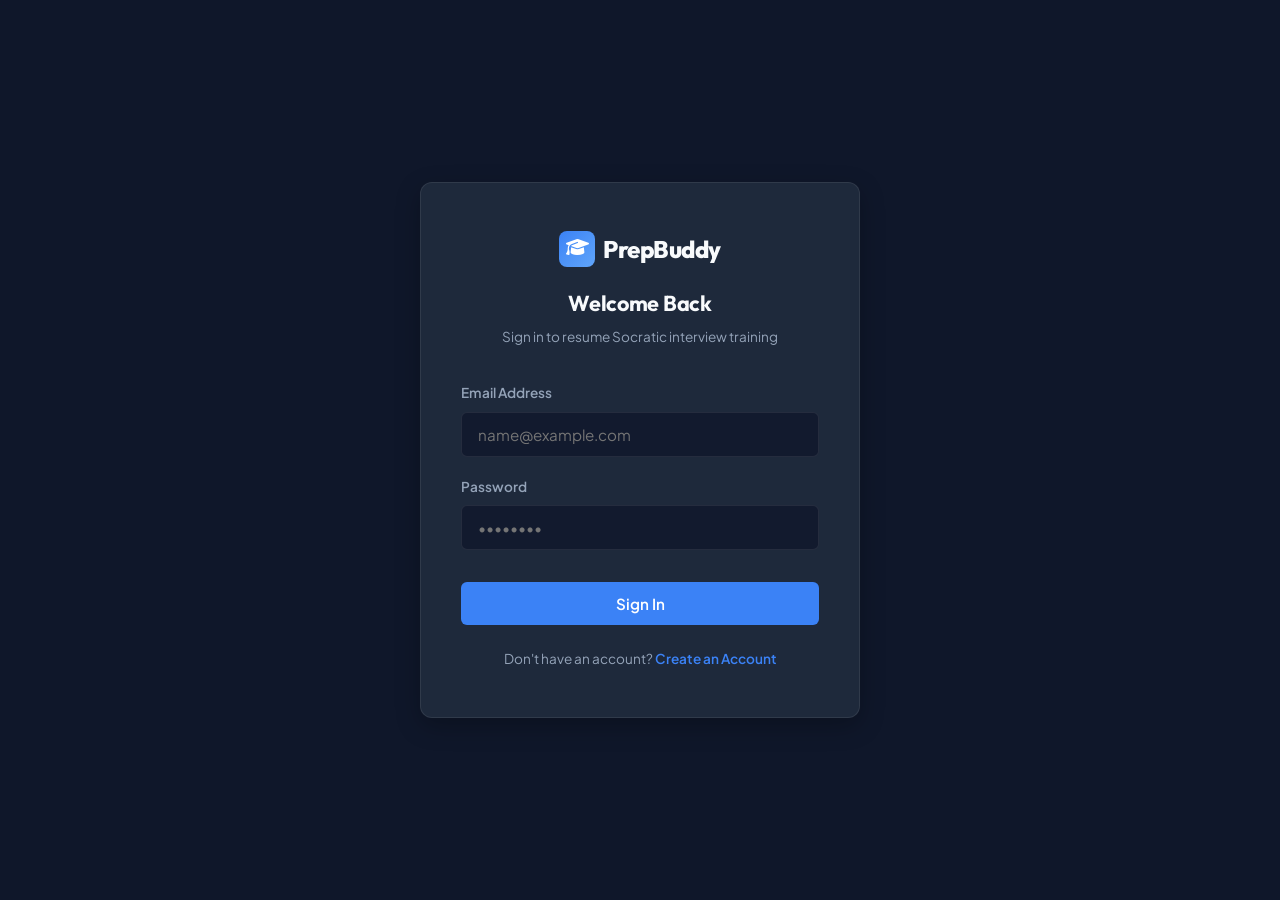
<file: frontend/index.html>
<!DOCTYPE html>
<html lang="en">
<head>
    <meta charset="UTF-8">
    <meta name="viewport" content="width=device-width, initial-scale=1.0">
    <title>PrepBuddy</title>
    <script>
        // Client-side authentication dispatcher
        const token = localStorage.getItem("prepbuddy_token");
        if (token) {
            window.location.href = "dashboard.html";
        } else {
            window.location.href = "login.html";
        }
    </script>
</head>
<body>
    <div style="font-family: sans-serif; display: flex; align-items: center; justify-content: center; height: 100vh; background-color: #0F172A; color: #F8FAFC;">
        <p>Loading PrepBuddy workspace...</p>
    </div>
</body>
</html>
</file>
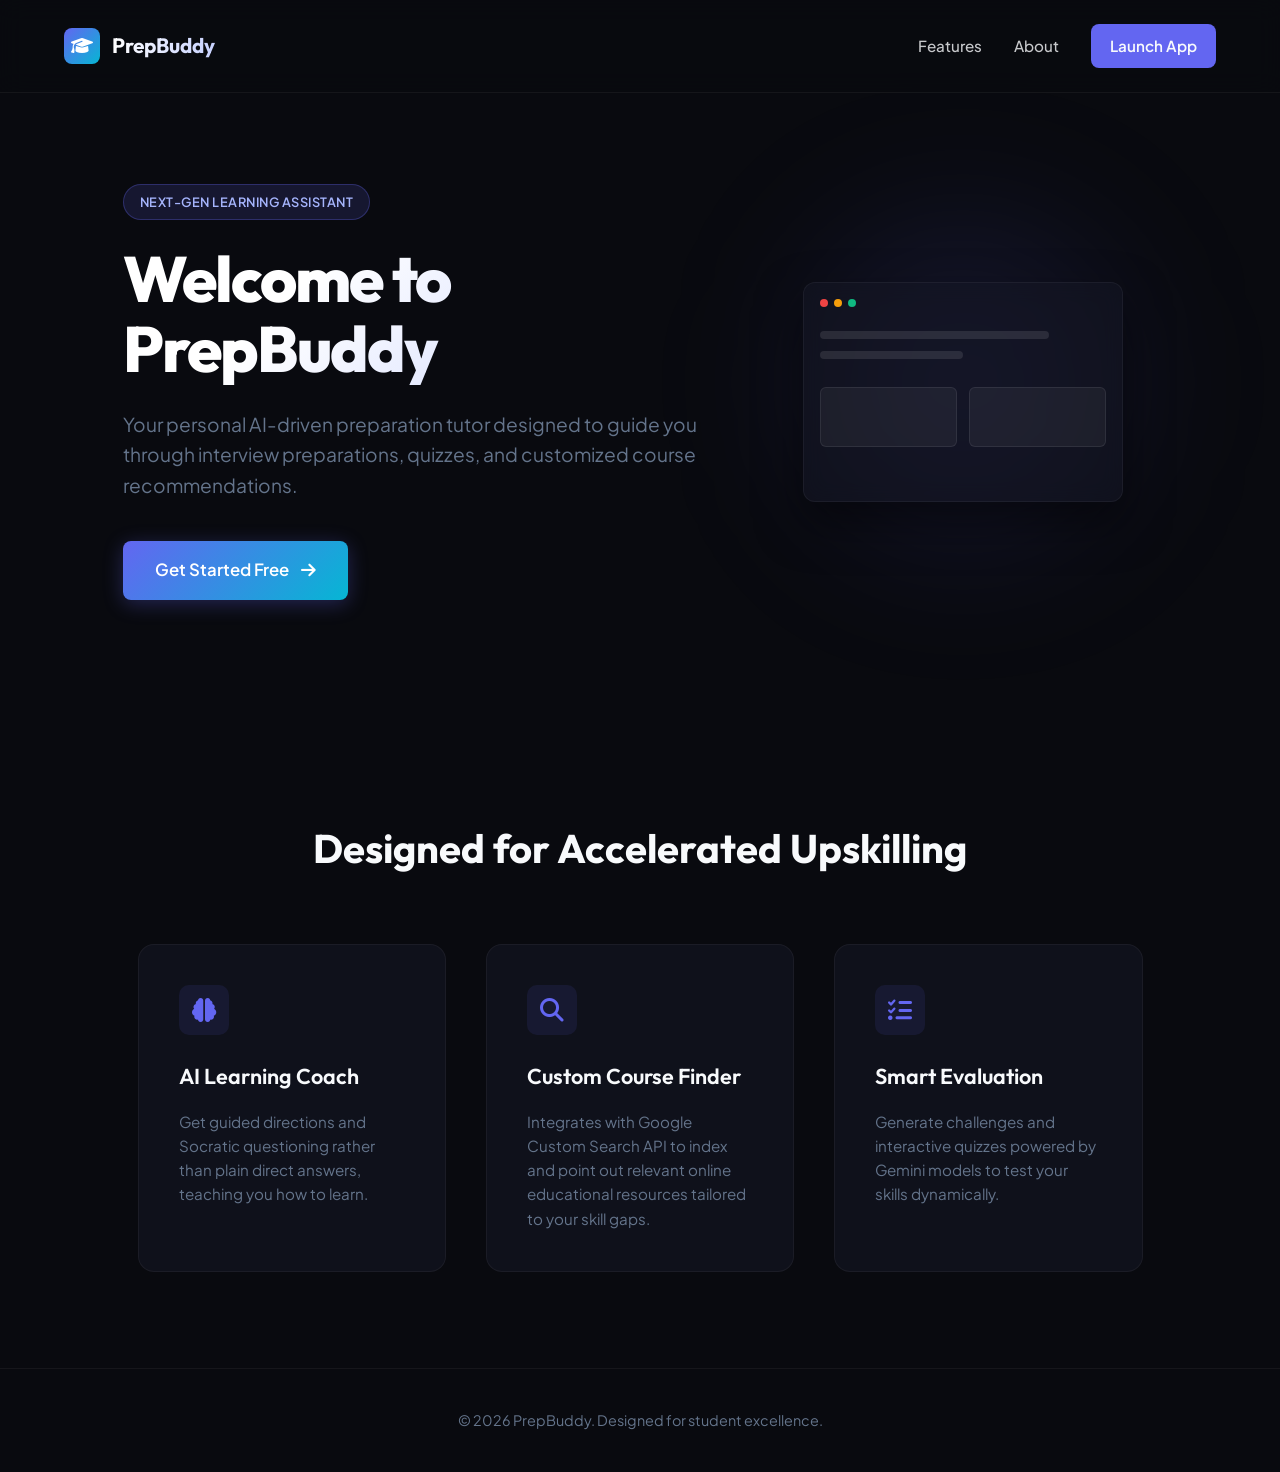
<file: landing_page/index.html>
<!DOCTYPE html>
<html lang="en">
<head>
    <meta charset="UTF-8">
    <meta name="viewport" content="width=device-width, initial-scale=1.0">
    <meta name="description" content="Welcome to PrepBuddy - Your intelligent study companion. Discover premium resources, test your progress, and get continuous academic coaching via Gemini AI.">
    <title>PrepBuddy</title>
    <!-- Google Fonts -->
    <link rel="preconnect" href="https://fonts.googleapis.com">
    <link rel="preconnect" href="https://fonts.gstatic.com" crossorigin>
    <link href="https://fonts.googleapis.com/css2?family=Outfit:wght@300;400;500;600;700;800&family=Plus+Jakarta+Sans:wght@300;400;500;600;700&display=swap" rel="stylesheet">
    <!-- FontAwesome for modern icons -->
    <link rel="stylesheet" href="https://cdnjs.cloudflare.com/ajax/libs/font-awesome/6.4.0/css/all.min.css">
    <!-- Landing Page Stylesheet -->
    <link rel="stylesheet" href="style.css">
</head>
<body>
    <div class="page-wrapper">
        <!-- Header -->
        <header class="navbar">
            <div class="logo">
                <div class="logo-box"><i class="fa-solid fa-graduation-cap"></i></div>
                <span class="logo-name">PrepBuddy</span>
            </div>
            <nav class="nav-links">
                <a href="#features">Features</a>
                <a href="#about">About</a>
                <a href="../frontend/index.html" class="nav-btn" id="nav-btn-enter">Launch App</a>
            </nav>
        </header>

        <!-- Hero Section -->
        <section class="hero-section">
            <div class="hero-content">
                <div class="badge" id="intro-badge">Next-Gen Learning Assistant</div>
                <h1 class="hero-title">Welcome to PrepBuddy</h1>
                <p class="hero-desc">
                    Your personal AI-driven preparation tutor designed to guide you through interview preparations, quizzes, and customized course recommendations.
                </p>
                <div class="cta-buttons">
                    <a href="../frontend/index.html" class="btn-main" id="btn-get-started">
                        Get Started Free <i class="fa-solid fa-arrow-right"></i>
                    </a>
                </div>
            </div>
            <div class="hero-visual">
                <!-- Visual graphic representation of glass dashboard -->
                <div class="visual-card">
                    <div class="card-bar">
                        <span class="dot-red"></span>
                        <span class="dot-yellow"></span>
                        <span class="dot-green"></span>
                    </div>
                    <div class="card-body-mock">
                        <div class="mock-line-long"></div>
                        <div class="mock-line-short"></div>
                        <div class="mock-grid">
                            <div class="mock-block"></div>
                            <div class="mock-block"></div>
                        </div>
                    </div>
                </div>
            </div>
        </section>

        <!-- Features Grid -->
        <section id="features" class="features-section">
            <h2 class="section-title">Designed for Accelerated Upskilling</h2>
            <div class="features-grid">
                <!-- Feature 1 -->
                <div class="feature-card" id="feat-ai">
                    <div class="feat-icon"><i class="fa-solid fa-brain"></i></div>
                    <h3>AI Learning Coach</h3>
                    <p>Get guided directions and Socratic questioning rather than plain direct answers, teaching you how to learn.</p>
                </div>
                <!-- Feature 2 -->
                <div class="feature-card" id="feat-course">
                    <div class="feat-icon"><i class="fa-solid fa-search"></i></div>
                    <h3>Custom Course Finder</h3>
                    <p>Integrates with Google Custom Search API to index and point out relevant online educational resources tailored to your skill gaps.</p>
                </div>
                <!-- Feature 3 -->
                <div class="feature-card" id="feat-quiz">
                    <div class="feat-icon"><i class="fa-solid fa-list-check"></i></div>
                    <h3>Smart Evaluation</h3>
                    <p>Generate challenges and interactive quizzes powered by Gemini models to test your skills dynamically.</p>
                </div>
            </div>
        </section>

        <!-- Footer -->
        <footer class="footer">
            <p>&copy; 2026 PrepBuddy. Designed for student excellence.</p>
        </footer>
    </div>
    <!-- Script -->
    <script src="script.js"></script>
</body>
</html>
</file>
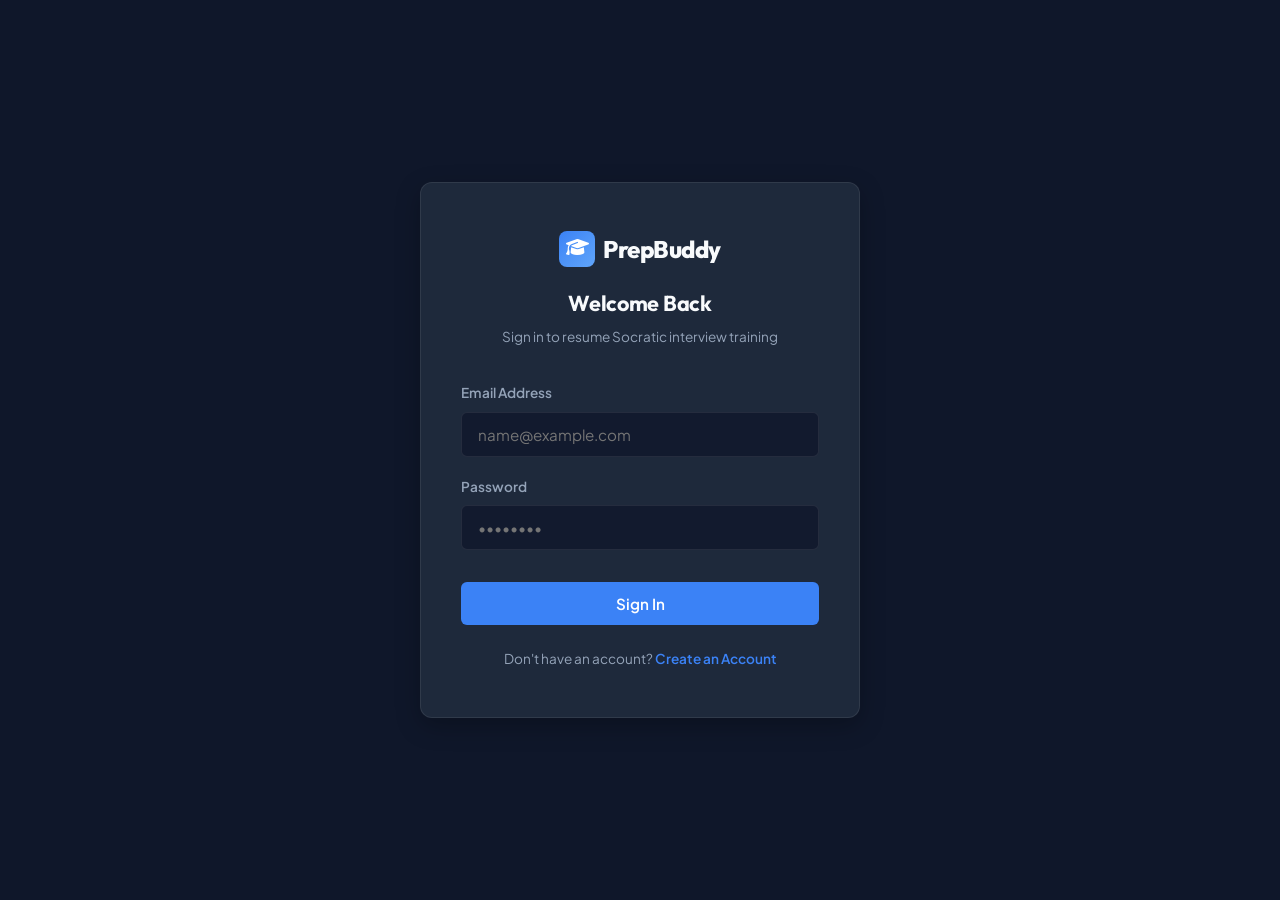
<file: frontend/chat.html>
<!DOCTYPE html>
<html lang="en">
<head>
    <meta charset="UTF-8">
    <meta name="viewport" content="width=device-width, initial-scale=1.0">
    <meta name="description" content="Chat with Buddy AI Socratic Coach.">
    <title>PrepBuddy - AI Buddy</title>
    <!-- Google Fonts -->
    <link rel="preconnect" href="https://fonts.googleapis.com">
    <link rel="preconnect" href="https://fonts.gstatic.com" crossorigin>
    <link href="https://fonts.googleapis.com/css2?family=Outfit:wght@400;600;700;800&family=Plus+Jakarta+Sans:wght@400;500;600;700&display=swap" rel="stylesheet">
    <!-- Icons -->
    <link rel="stylesheet" href="https://cdnjs.cloudflare.com/ajax/libs/font-awesome/6.4.0/css/all.min.css">
    <!-- Stylesheets -->
    <link rel="stylesheet" href="css/global.css">
    <link rel="stylesheet" href="css/chat.css">
</head>
<body>
    <div class="app-frame">
        <!-- Sidebar -->
        <aside class="app-sidebar">
            <div class="brand-section">
                <div class="brand-icon"><i class="fa-solid fa-graduation-cap"></i></div>
                <span class="brand-name">PrepBuddy</span>
            </div>
            
            <nav class="sidebar-nav">
                <a href="dashboard.html" class="nav-link" id="sidebar-nav-dash">
                    <i class="fa-solid fa-chart-pie"></i>
                    <span>Dashboard</span>
                </a>
                <a href="chat.html" class="nav-link active" id="sidebar-nav-chat">
                    <i class="fa-solid fa-robot"></i>
                    <span>AI Buddy</span>
                </a>
                <a href="courses.html" class="nav-link" id="sidebar-nav-courses">
                    <i class="fa-solid fa-magnifying-glass"></i>
                    <span>Course Search</span>
                </a>
                <a href="profile.html" class="nav-link" id="sidebar-nav-profile">
                    <i class="fa-solid fa-user"></i>
                    <span>Profile</span>
                </a>
            </nav>
            
            <div class="sidebar-user">
                <div class="user-avatar" id="sidebar-avatar-initials">PB</div>
                <div class="user-details">
                    <span class="user-label-name" id="sidebar-user-name">Loading...</span>
                    <span class="user-label-skill" id="sidebar-user-skill">Target: Loading...</span>
                </div>
            </div>
        </aside>

        <!-- Main Viewport -->
        <main class="app-viewport">
            <header class="viewport-header">
                <h1 class="viewport-title">AI Buddy Coach</h1>
                <button class="btn btn-danger" id="chat-clear-btn">
                    <i class="fa-solid fa-trash-can"></i> Clear History
                </button>
            </header>

            <!-- Chat Workspace (Fixed height box, locks scrolling inside) -->
            <div class="chat-workspace">
                <div class="chat-box">
                    <!-- Tutor Info Bar -->
                    <div class="chat-header-actions">
                        <div class="chat-tutor-identity">
                            <div class="tutor-avatar"><i class="fa-solid fa-robot"></i></div>
                            <div class="tutor-info">
                                <span class="tutor-name">Buddy Socratic Guide</span>
                                <span class="tutor-status"><i class="fa-solid fa-circle" style="font-size:0.5rem; margin-right:0.25rem;"></i> Active coaching module</span>
                            </div>
                        </div>
                        <div class="tutor-sublabel-desktop" style="font-size: 0.8rem; color: var(--text-muted);">
                            Guided hints & Socratic analysis enabled.
                        </div>
                    </div>
                    
                    <!-- Chat Scroll History (The ONLY scrolling container on this page) -->
                    <div class="chat-scroll" id="chat-scroll-container">
                        <!-- Chat message bubbles populated dynamically -->
                    </div>
                    
                    <!-- Socratic Quick Prompt suggestions -->
                    <div class="socratic-prompts-row">
                        <span class="prompt-tag">Explain recursion using a real-world analogy</span>
                        <span class="prompt-tag">Ask me a beginner technical question</span>
                        <span class="prompt-tag">Give me a hint for designing databases</span>
                        <span class="prompt-tag">Help me optimize an algorithm</span>
                    </div>
                    
                    <!-- Sticky Input Send Bar -->
                    <div class="chat-input-bar">
                        <input type="text" id="chat-input-text" placeholder="Ask Buddy a question or share code..." autocomplete="off">
                        <button class="btn btn-primary btn-send" id="chat-send-btn" aria-label="Send">
                            <i class="fa-solid fa-paper-plane"></i>
                        </button>
                    </div>
                </div>
            </div>

            <!-- Initial empty chat state template -->
            <div class="empty-chat" id="chat-empty-state" style="display: none;">
                <i class="fa-regular fa-comments"></i>
                <h3>Start Socratic Session</h3>
                <p>Welcome! Buddy AI helps you learn through hints. Type a question or select a prompt tag to begin.</p>
            </div>
        </main>
    </div>

    <!-- Mobile Bottom Navigation Bar -->
    <nav class="mobile-bottom-nav">
        <a href="dashboard.html" class="mobile-nav-link">
            <i class="fa-solid fa-chart-pie"></i>
            <span>Dashboard</span>
        </a>
        <a href="chat.html" class="mobile-nav-link active">
            <i class="fa-solid fa-robot"></i>
            <span>AI Buddy</span>
        </a>
        <a href="courses.html" class="mobile-nav-link">
            <i class="fa-solid fa-magnifying-glass"></i>
            <span>Courses</span>
        </a>
        <a href="profile.html" class="mobile-nav-link">
            <i class="fa-solid fa-user"></i>
            <span>Profile</span>
        </a>
    </nav>

    <!-- Scripts -->
    <script src="js/auth.js"></script>
    <script src="js/chat.js"></script>
</body>
</html>
</file>
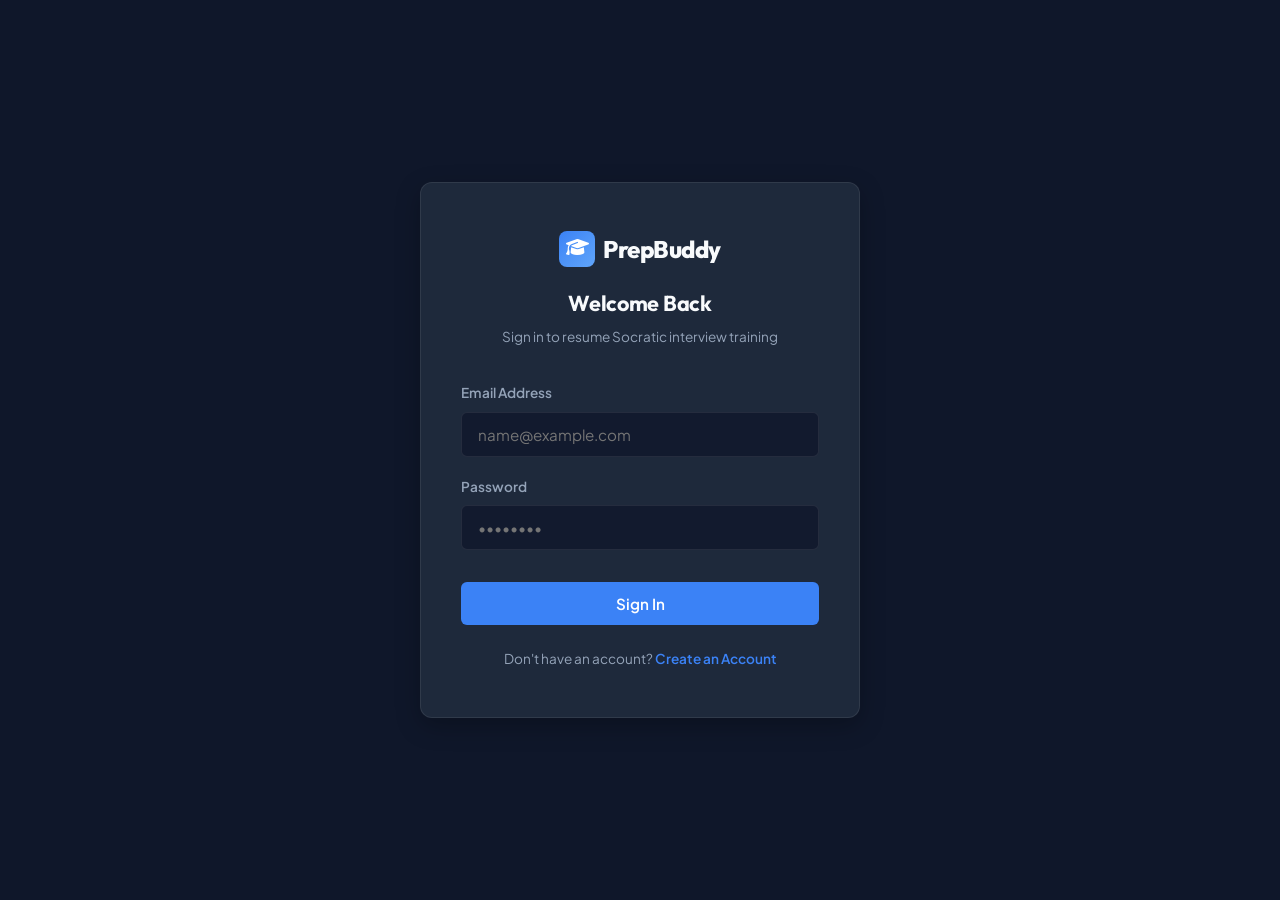
<file: frontend/courses.html>
<!DOCTYPE html>
<html lang="en">
<head>
    <meta charset="UTF-8">
    <meta name="viewport" content="width=device-width, initial-scale=1.0">
    <meta name="description" content="Find online courses and tutorials to upskill.">
    <title>PrepBuddy - Courses</title>
    <!-- Google Fonts -->
    <link rel="preconnect" href="https://fonts.googleapis.com">
    <link rel="preconnect" href="https://fonts.gstatic.com" crossorigin>
    <link href="https://fonts.googleapis.com/css2?family=Outfit:wght@400;600;700;800&family=Plus+Jakarta+Sans:wght@400;500;600;700&display=swap" rel="stylesheet">
    <!-- Icons -->
    <link rel="stylesheet" href="https://cdnjs.cloudflare.com/ajax/libs/font-awesome/6.4.0/css/all.min.css">
    <!-- Stylesheets -->
    <link rel="stylesheet" href="css/global.css">
    <link rel="stylesheet" href="css/courses.css">
</head>
<body>
    <div class="app-frame">
        <!-- Sidebar -->
        <aside class="app-sidebar">
            <div class="brand-section">
                <div class="brand-icon"><i class="fa-solid fa-graduation-cap"></i></div>
                <span class="brand-name">PrepBuddy</span>
            </div>
            
            <nav class="sidebar-nav">
                <a href="dashboard.html" class="nav-link" id="sidebar-nav-dash">
                    <i class="fa-solid fa-chart-pie"></i>
                    <span>Dashboard</span>
                </a>
                <a href="chat.html" class="nav-link" id="sidebar-nav-chat">
                    <i class="fa-solid fa-robot"></i>
                    <span>AI Buddy</span>
                </a>
                <a href="courses.html" class="nav-link active" id="sidebar-nav-courses">
                    <i class="fa-solid fa-magnifying-glass"></i>
                    <span>Course Search</span>
                </a>
                <a href="profile.html" class="nav-link" id="sidebar-nav-profile">
                    <i class="fa-solid fa-user"></i>
                    <span>Profile</span>
                </a>
            </nav>
            
            <div class="sidebar-user">
                <div class="user-avatar" id="sidebar-avatar-initials">PB</div>
                <div class="user-details">
                    <span class="user-label-name" id="sidebar-user-name">Loading...</span>
                    <span class="user-label-skill" id="sidebar-user-skill">Target: Loading...</span>
                </div>
            </div>
        </aside>

        <!-- Main Viewport -->
        <main class="app-viewport">
            <header class="viewport-header">
                <h1 class="viewport-title" id="courses-viewport-title">Course Search</h1>
                <div class="courses-tabs">
                    <button class="course-tab-btn active" id="tab-search">Search Registry</button>
                    <button class="course-tab-btn" id="tab-saved">Saved Courses</button>
                </div>
            </header>

            <!-- Scrollable Viewport Content Wrapper -->
            <div class="viewport-body">
                <!-- Search inputs card (hidden when showing Saved Courses) -->
                <div class="search-controls" id="search-controls-wrapper">
                    <div class="form-group">
                        <label for="course-skill-input">Study Skill</label>
                        <input type="text" id="course-skill-input" placeholder="e.g. Python, SQL, React">
                    </div>
                    <div class="form-group">
                        <label for="course-topic-input">Sub-Topic / Concept</label>
                        <input type="text" id="course-topic-input" placeholder="e.g. Loops, Joins, Hooks">
                    </div>
                    <button class="btn btn-primary btn-search-go" id="courses-search-btn">
                        <i class="fa-solid fa-magnifying-glass"></i> Search
                    </button>
                </div>

                <!-- Title of active section -->
                <h2 id="courses-grid-title" style="font-family: var(--font-heading); font-size: 1.25rem; font-weight: 700; margin-bottom: 1.5rem; margin-top: 1rem;">
                    Search Results
                </h2>

                <!-- Cards Display Grid -->
                <div class="courses-grid" id="courses-display-grid">
                    <!-- Courses loaded dynamically -->
                </div>
            </div>
        </main>
    </div>

    <!-- Mobile Bottom Navigation Bar -->
    <nav class="mobile-bottom-nav">
        <a href="dashboard.html" class="mobile-nav-link">
            <i class="fa-solid fa-chart-pie"></i>
            <span>Dashboard</span>
        </a>
        <a href="chat.html" class="mobile-nav-link">
            <i class="fa-solid fa-robot"></i>
            <span>AI Buddy</span>
        </a>
        <a href="courses.html" class="mobile-nav-link active">
            <i class="fa-solid fa-magnifying-glass"></i>
            <span>Courses</span>
        </a>
        <a href="profile.html" class="mobile-nav-link">
            <i class="fa-solid fa-user"></i>
            <span>Profile</span>
        </a>
    </nav>

    <!-- Scripts -->
    <script src="js/auth.js"></script>
    <script src="js/courses.js"></script>
</body>
</html>
</file>
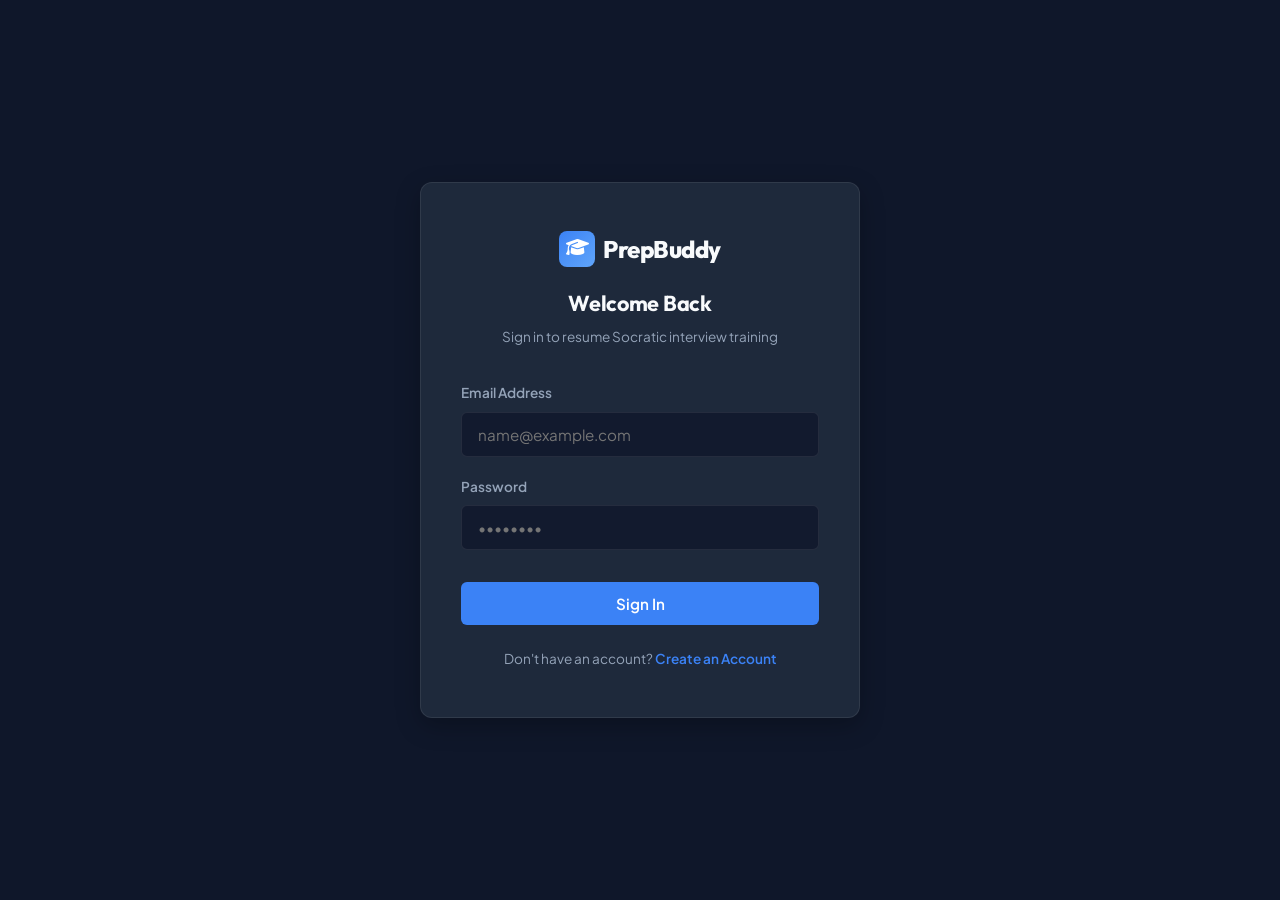
<file: frontend/dashboard.html>
<!DOCTYPE html>
<html lang="en">
<head>
    <meta charset="UTF-8">
    <meta name="viewport" content="width=device-width, initial-scale=1.0">
    <meta name="description" content="PrepBuddy Dashboard - View your learning analytics and target stats.">
    <title>PrepBuddy - Dashboard</title>
    <!-- Google Fonts -->
    <link rel="preconnect" href="https://fonts.googleapis.com">
    <link rel="preconnect" href="https://fonts.gstatic.com" crossorigin>
    <link href="https://fonts.googleapis.com/css2?family=Outfit:wght@400;600;700;800&family=Plus+Jakarta+Sans:wght@400;500;600;700&display=swap" rel="stylesheet">
    <!-- Icons -->
    <link rel="stylesheet" href="https://cdnjs.cloudflare.com/ajax/libs/font-awesome/6.4.0/css/all.min.css">
    <!-- Stylesheets -->
    <link rel="stylesheet" href="css/global.css">
    <link rel="stylesheet" href="css/dashboard.css">
</head>
<body>
    <div class="app-frame">
        <!-- Sidebar -->
        <aside class="app-sidebar">
            <div class="brand-section">
                <div class="brand-icon"><i class="fa-solid fa-graduation-cap"></i></div>
                <span class="brand-name">PrepBuddy</span>
            </div>
            
            <nav class="sidebar-nav">
                <a href="dashboard.html" class="nav-link active" id="sidebar-nav-dash">
                    <i class="fa-solid fa-chart-pie"></i>
                    <span>Dashboard</span>
                </a>
                <a href="chat.html" class="nav-link" id="sidebar-nav-chat">
                    <i class="fa-solid fa-robot"></i>
                    <span>AI Buddy</span>
                </a>
                <a href="courses.html" class="nav-link" id="sidebar-nav-courses">
                    <i class="fa-solid fa-magnifying-glass"></i>
                    <span>Course Search</span>
                </a>
                <a href="profile.html" class="nav-link" id="sidebar-nav-profile">
                    <i class="fa-solid fa-user"></i>
                    <span>Profile</span>
                </a>
            </nav>
            
            <div class="sidebar-user">
                <div class="user-avatar" id="sidebar-avatar-initials">PB</div>
                <div class="user-details">
                    <span class="user-label-name" id="sidebar-user-name">Loading...</span>
                    <span class="user-label-skill" id="sidebar-user-skill">Target: Loading...</span>
                </div>
            </div>
        </aside>

        <!-- Main Viewport -->
        <main class="app-viewport">
            <header class="viewport-header">
                <h1 class="viewport-title">Dashboard</h1>
                <button class="btn btn-secondary" onclick="clearToken(); window.location.href='login.html';">
                    <i class="fa-solid fa-arrow-right-from-bracket"></i> Logout
                </button>
            </header>

            <!-- Scrollable Viewport Content Wrapper -->
            <div class="viewport-body">
                <!-- Dashboard Analytics -->
                <div class="stats-grid">
                    <div class="stat-card">
                        <div class="stat-icon"><i class="fa-regular fa-bookmark"></i></div>
                        <div class="stat-info">
                            <span class="stat-value" id="stat-saved-courses-val">0</span>
                            <span class="stat-label">Saved Courses</span>
                        </div>
                    </div>
                    <div class="stat-card">
                        <div class="stat-icon"><i class="fa-regular fa-comments"></i></div>
                        <div class="stat-info">
                            <span class="stat-value" id="stat-chat-sessions-val">0</span>
                            <span class="stat-label">Chat Sessions</span>
                        </div>
                    </div>
                    <div class="stat-card">
                        <div class="stat-icon"><i class="fa-solid fa-graduation-cap"></i></div>
                        <div class="stat-info">
                            <span class="stat-value" id="stat-topics-practiced-val">0</span>
                            <span class="stat-label">Topics Practiced</span>
                        </div>
                    </div>
                </div>

                <!-- Dashboard Welcome Info -->
                <div class="card" style="margin-bottom: 2rem; background: linear-gradient(135deg, rgba(59, 130, 246, 0.1) 0%, rgba(30, 41, 59, 0.5) 100%);">
                    <h2 style="font-family: var(--font-heading); font-size: 1.35rem; font-weight: 700; margin-bottom: 0.5rem;" id="welcome-greeting">Welcome back!</h2>
                    <p style="color: var(--text-muted); font-size: 0.9rem; line-height: 1.6;">
                        You are currently practicing: <strong style="color: var(--primary-color);" id="welcome-skill-badge">Loading...</strong>. Let's work on interview questions, generate guided tutorials, and discover key course material.
                    </p>
                </div>

                <!-- Quick Access Navigation Grid -->
                <div class="navigation-grid">
                    <a href="chat.html" class="nav-card">
                        <div class="nav-card-icon"><i class="fa-solid fa-robot"></i></div>
                        <h3>AI Buddy Tutor</h3>
                        <p>Enter the Socratic workspace to practice syntax, algorithms, and design concepts with guide hints.</p>
                    </a>
                    <a href="courses.html" class="nav-card">
                        <div class="nav-card-icon"><i class="fa-solid fa-magnifying-glass"></i></div>
                        <h3>Course Explorer</h3>
                        <p>Lookup tutorials across global indices, index resources, and bookmark materials on your dashboard.</p>
                    </a>
                    <a href="profile.html" class="nav-card">
                        <div class="nav-card-icon"><i class="fa-solid fa-user-gear"></i></div>
                        <h3>User Profile</h3>
                        <p>Manage target preparation skills, check membership subscription details, and verify credentials.</p>
                    </a>
                </div>

                <!-- Recent Activity list -->
                <div class="card activity-card">
                    <div class="activity-header">
                        <h3 class="activity-title">Recent Learning Activity</h3>
                    </div>
                    <table class="activity-table">
                        <thead>
                            <tr>
                                <th>Practice Topic</th>
                                <th>Sessions</th>
                                <th>Last Accessed</th>
                            </tr>
                        </thead>
                        <tbody id="activity-table-body">
                            <!-- Table rows populated dynamically -->
                        </tbody>
                    </table>
                    <div class="empty-activity" id="empty-activity-log" style="display: none;">
                        <i class="fa-regular fa-calendar-check"></i>
                        <p>No study sessions recorded yet. Start practicing with Buddy AI or query courses to track logs.</p>
                    </div>
                </div>
            </div>
        </main>
    </div>

    <!-- Mobile Bottom Navigation Bar -->
    <nav class="mobile-bottom-nav">
        <a href="dashboard.html" class="mobile-nav-link active">
            <i class="fa-solid fa-chart-pie"></i>
            <span>Dashboard</span>
        </a>
        <a href="chat.html" class="mobile-nav-link">
            <i class="fa-solid fa-robot"></i>
            <span>AI Buddy</span>
        </a>
        <a href="courses.html" class="mobile-nav-link">
            <i class="fa-solid fa-magnifying-glass"></i>
            <span>Courses</span>
        </a>
        <a href="profile.html" class="mobile-nav-link">
            <i class="fa-solid fa-user"></i>
            <span>Profile</span>
        </a>
    </nav>

    <!-- Scripts -->
    <script src="js/auth.js"></script>
    <script src="js/dashboard.js"></script>
</body>
</html>
</file>
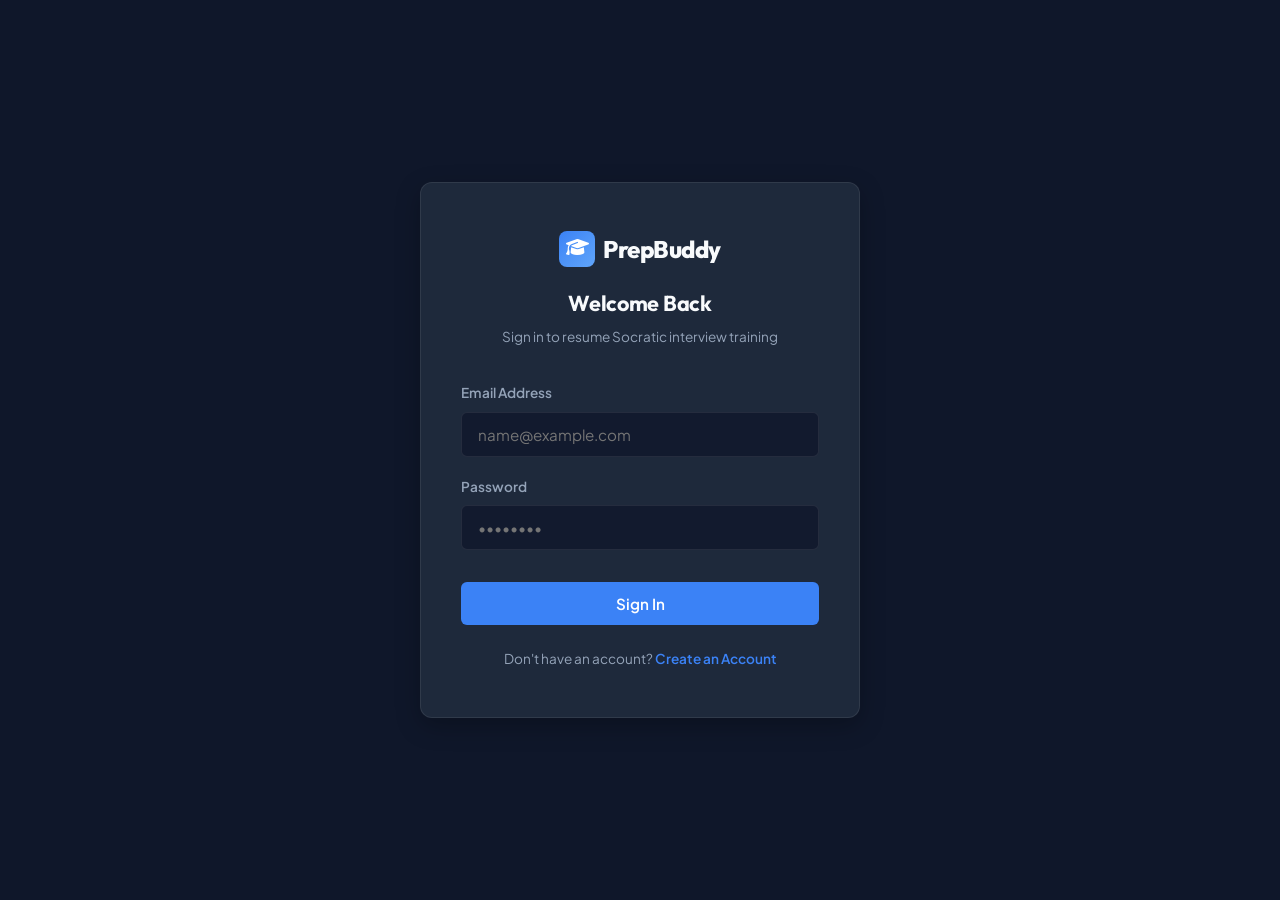
<file: frontend/login.html>
<!DOCTYPE html>
<html lang="en">
<head>
    <meta charset="UTF-8">
    <meta name="viewport" content="width=device-width, initial-scale=1.0">
    <meta name="description" content="Sign in to your PrepBuddy account.">
    <title>PrepBuddy - Login</title>
    <!-- Google Fonts -->
    <link rel="preconnect" href="https://fonts.googleapis.com">
    <link rel="preconnect" href="https://fonts.gstatic.com" crossorigin>
    <link href="https://fonts.googleapis.com/css2?family=Outfit:wght@400;600;700;800&family=Plus+Jakarta+Sans:wght@400;500;600;700&display=swap" rel="stylesheet">
    <!-- Icons -->
    <link rel="stylesheet" href="https://cdnjs.cloudflare.com/ajax/libs/font-awesome/6.4.0/css/all.min.css">
    <!-- Stylesheets -->
    <link rel="stylesheet" href="css/global.css">
    <link rel="stylesheet" href="css/auth.css">
</head>
<body>
    <div class="auth-container">
        <div class="auth-card">
            <div class="auth-header">
                <div class="auth-brand">
                    <div class="auth-logo"><i class="fa-solid fa-graduation-cap"></i></div>
                    <span class="auth-brand-name">PrepBuddy</span>
                </div>
                <h1 class="auth-title">Welcome Back</h1>
                <p class="auth-subtitle">Sign in to resume Socratic interview training</p>
            </div>
            
            <form id="login-form">
                <div class="form-group">
                    <label for="login-email">Email Address</label>
                    <input type="email" id="login-email" required placeholder="name@example.com" autocomplete="email">
                </div>
                <div class="form-group" style="margin-bottom: 0.75rem;">
                    <label for="login-password">Password</label>
                    <input type="password" id="login-password" required placeholder="••••••••" autocomplete="current-password">
                </div>
                <button type="submit" class="btn btn-primary auth-submit-btn">Sign In</button>
            </form>
            
            <div class="auth-redirect">
                Don't have an account? <a href="register.html">Create an Account</a>
            </div>
        </div>
    </div>
    
    <!-- Scripts -->
    <script src="js/auth.js"></script>
</body>
</html>
</file>
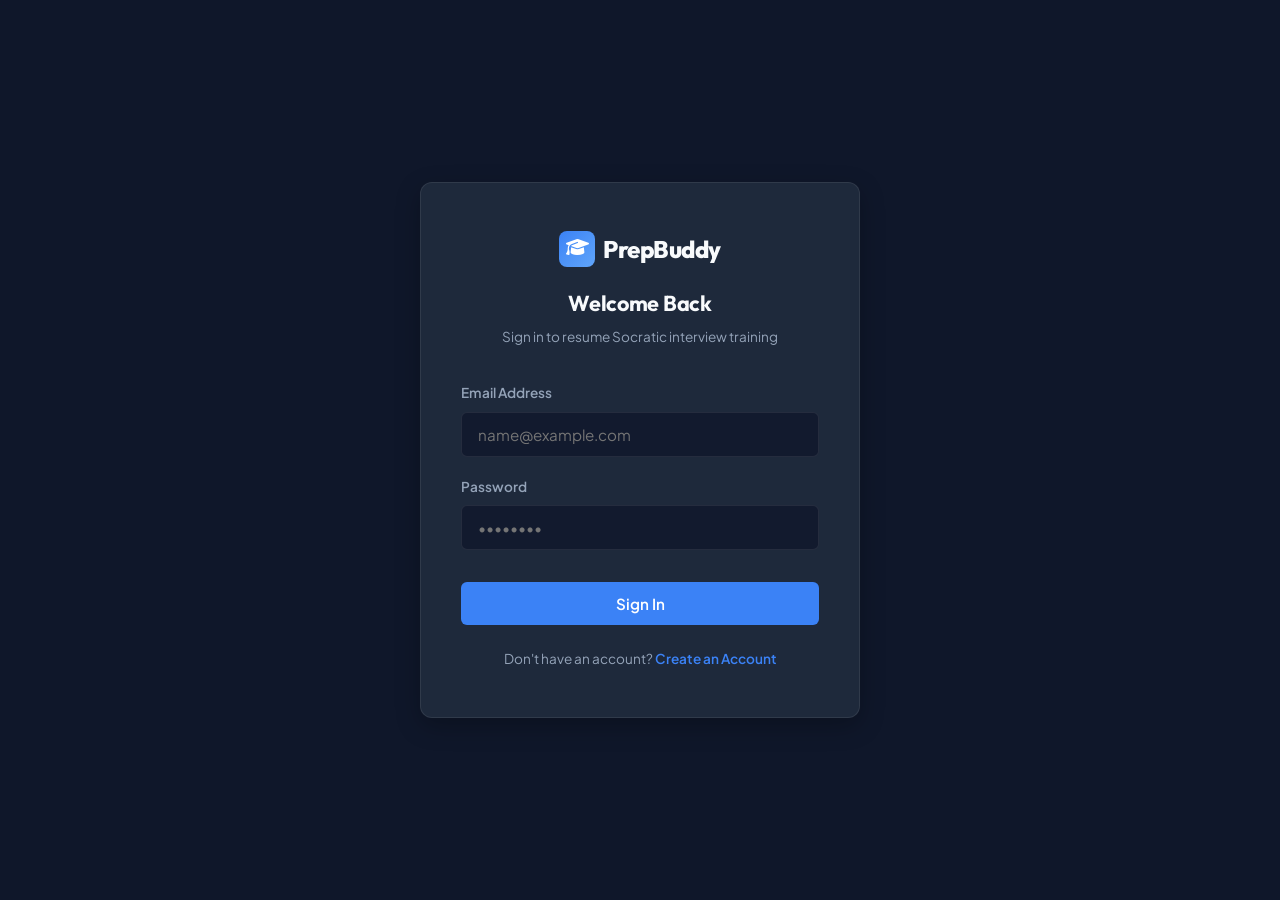
<file: frontend/profile.html>
<!DOCTYPE html>
<html lang="en">
<head>
    <meta charset="UTF-8">
    <meta name="viewport" content="width=device-width, initial-scale=1.0">
    <meta name="description" content="View and manage your PrepBuddy profile details.">
    <title>PrepBuddy - Profile</title>
    <!-- Google Fonts -->
    <link rel="preconnect" href="https://fonts.googleapis.com">
    <link rel="preconnect" href="https://fonts.gstatic.com" crossorigin>
    <link href="https://fonts.googleapis.com/css2?family=Outfit:wght@400;600;700;800&family=Plus+Jakarta+Sans:wght@400;500;600;700&display=swap" rel="stylesheet">
    <!-- Icons -->
    <link rel="stylesheet" href="https://cdnjs.cloudflare.com/ajax/libs/font-awesome/6.4.0/css/all.min.css">
    <!-- Stylesheets -->
    <link rel="stylesheet" href="css/global.css">
</head>
<body>
    <div class="app-frame">
        <!-- Sidebar -->
        <aside class="app-sidebar">
            <div class="brand-section">
                <div class="brand-icon"><i class="fa-solid fa-graduation-cap"></i></div>
                <span class="brand-name">PrepBuddy</span>
            </div>
            
            <nav class="sidebar-nav">
                <a href="dashboard.html" class="nav-link" id="sidebar-nav-dash">
                    <i class="fa-solid fa-chart-pie"></i>
                    <span>Dashboard</span>
                </a>
                <a href="chat.html" class="nav-link" id="sidebar-nav-chat">
                    <i class="fa-solid fa-robot"></i>
                    <span>AI Buddy</span>
                </a>
                <a href="courses.html" class="nav-link" id="sidebar-nav-courses">
                    <i class="fa-solid fa-magnifying-glass"></i>
                    <span>Course Search</span>
                </a>
                <a href="profile.html" class="nav-link active" id="sidebar-nav-profile">
                    <i class="fa-solid fa-user"></i>
                    <span>Profile</span>
                </a>
            </nav>
            
            <div class="sidebar-user">
                <div class="user-avatar" id="sidebar-avatar-initials">PB</div>
                <div class="user-details">
                    <span class="user-label-name" id="sidebar-user-name">Loading...</span>
                    <span class="user-label-skill" id="sidebar-user-skill">Target: Loading...</span>
                </div>
            </div>
        </aside>

        <!-- Main Viewport -->
        <main class="app-viewport">
            <header class="viewport-header">
                <h1 class="viewport-title">Your Profile</h1>
                <button class="btn btn-secondary" onclick="clearToken(); window.location.href='login.html';">
                    <i class="fa-solid fa-arrow-right-from-bracket"></i> Logout
                </button>
            </header>

            <!-- Scrollable Viewport Content Wrapper -->
            <div class="viewport-body">
                <div style="max-width: 600px; display: flex; flex-direction: column; gap: 1.5rem;">
                    <!-- Profile Settings Card -->
                    <div class="card">
                        <h3 style="font-family: var(--font-heading); font-size: 1.15rem; font-weight: 600; margin-bottom: 1.25rem; border-bottom: 1px solid var(--border-color); padding-bottom: 0.5rem;">
                            Account Information
                        </h3>
                        
                        <div style="display: flex; flex-direction: column; gap: 1rem;">
                            <div style="display: grid; grid-template-columns: 120px 1fr; font-size: 0.9rem; gap: 0.5rem;">
                                <span style="color: var(--text-muted); font-weight: 600;">Full Name</span>
                                <span id="profile-name">Loading...</span>
                            </div>
                            <div style="display: grid; grid-template-columns: 120px 1fr; font-size: 0.9rem; gap: 0.5rem;">
                                <span style="color: var(--text-muted); font-weight: 600;">Email Address</span>
                                <span id="profile-email" style="word-break: break-all;">Loading...</span>
                            </div>
                            <div style="display: grid; grid-template-columns: 120px 1fr; font-size: 0.9rem; gap: 0.5rem; align-items: center;">
                                <span style="color: var(--text-muted); font-weight: 600;">Target Skill</span>
                                <span style="background-color: rgba(59, 130, 246, 0.1); color: #60A5FA; font-weight: 600; font-size: 0.75rem; padding: 0.15rem 0.5rem; border-radius: 4px; display: inline-block; width: fit-content;" id="profile-skill">
                                    Loading...
                                </span>
                            </div>
                            <div style="display: grid; grid-template-columns: 120px 1fr; font-size: 0.9rem; gap: 0.5rem;">
                                <span style="color: var(--text-muted); font-weight: 600;">Subscription</span>
                                <span style="text-transform: uppercase; font-weight: 600; font-size: 0.8rem; color: var(--accent-green);" id="profile-tier">
                                    Free Tier
                                </span>
                            </div>
                            <div style="display: grid; grid-template-columns: 120px 1fr; font-size: 0.9rem; gap: 0.5rem;">
                                <span style="color: var(--text-muted); font-weight: 600;">Created At</span>
                                <span id="profile-date">Loading...</span>
                            </div>
                        </div>
                    </div>

                    <!-- Account Actions -->
                    <div class="card" style="border-color: rgba(239, 68, 68, 0.2); background-color: rgba(239, 68, 68, 0.01);">
                        <h3 style="font-family: var(--font-heading); font-size: 1.15rem; font-weight: 600; color: var(--accent-red); margin-bottom: 0.75rem;">
                            Sign Out
                        </h3>
                        <p style="color: var(--text-muted); font-size: 0.8rem; margin-bottom: 1.25rem; line-height: 1.5;">
                            Terminates your active workspace session. Your conversation history, bookmarks, and statistics logs are stored securely on the SQLite local database.
                        </p>
                        <button class="btn btn-danger" onclick="clearToken(); window.location.href='login.html';">
                            <i class="fa-solid fa-arrow-right-from-bracket"></i> Sign Out from Account
                        </button>
                    </div>
                </div>
            </div>
        </main>
    </div>

    <!-- Mobile Bottom Navigation Bar -->
    <nav class="mobile-bottom-nav">
        <a href="dashboard.html" class="mobile-nav-link">
            <i class="fa-solid fa-chart-pie"></i>
            <span>Dashboard</span>
        </a>
        <a href="chat.html" class="mobile-nav-link">
            <i class="fa-solid fa-robot"></i>
            <span>AI Buddy</span>
        </a>
        <a href="courses.html" class="mobile-nav-link">
            <i class="fa-solid fa-magnifying-glass"></i>
            <span>Courses</span>
        </a>
        <a href="profile.html" class="mobile-nav-link active">
            <i class="fa-solid fa-user"></i>
            <span>Profile</span>
        </a>
    </nav>

    <!-- Scripts -->
    <script src="js/auth.js"></script>
    <script>
        document.addEventListener("DOMContentLoaded", () => {
            // Guard route
            if (!checkAuth()) return;
            
            // Read details from cache or fetch me
            const userJson = localStorage.getItem("prepbuddy_user");
            if (userJson) {
                bindProfileData(JSON.parse(userJson));
            } else {
                fetchProfile();
            }
        });
        
        async function fetchProfile() {
            try {
                const response = await authFetch("/me");
                if (response.ok) {
                    const user = await response.json();
                    localStorage.setItem("prepbuddy_user", JSON.stringify(user));
                    bindProfileData(user);
                }
            } catch (e) {
                console.error("Profile load error:", e);
            }
        }
        
        function bindProfileData(user) {
            const nameEl = document.getElementById("profile-name");
            const emailEl = document.getElementById("profile-email");
            const skillEl = document.getElementById("profile-skill");
            const tierEl = document.getElementById("profile-tier");
            const dateEl = document.getElementById("profile-date");
            
            if (nameEl) nameEl.textContent = user.name;
            if (emailEl) emailEl.textContent = user.email;
            if (skillEl) skillEl.textContent = user.skill;
            if (tierEl) tierEl.textContent = `${user.subscription} Tier`;
            
            if (dateEl && user.created_at) {
                const dateObj = new Date(user.created_at);
                dateEl.textContent = dateObj.toLocaleDateString(undefined, {
                    year: 'numeric',
                    month: 'long',
                    day: 'numeric'
                });
            }
        }
    </script>
</body>
</html>
</file>
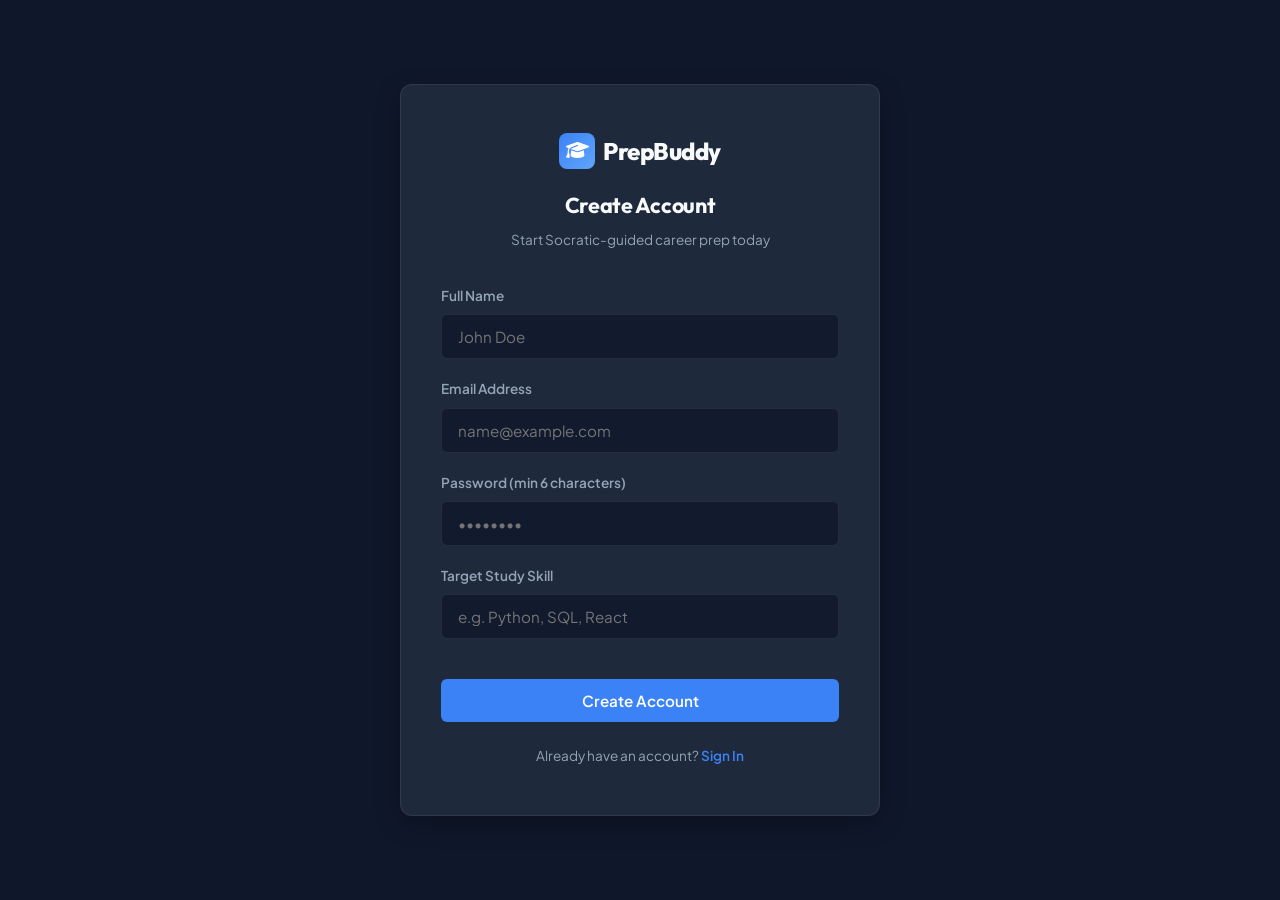
<file: frontend/register.html>
<!DOCTYPE html>
<html lang="en">
<head>
    <meta charset="UTF-8">
    <meta name="viewport" content="width=device-width, initial-scale=1.0">
    <meta name="description" content="Create a new PrepBuddy account.">
    <title>PrepBuddy - Register</title>
    <!-- Google Fonts -->
    <link rel="preconnect" href="https://fonts.googleapis.com">
    <link rel="preconnect" href="https://fonts.gstatic.com" crossorigin>
    <link href="https://fonts.googleapis.com/css2?family=Outfit:wght@400;600;700;800&family=Plus+Jakarta+Sans:wght@400;500;600;700&display=swap" rel="stylesheet">
    <!-- Icons -->
    <link rel="stylesheet" href="https://cdnjs.cloudflare.com/ajax/libs/font-awesome/6.4.0/css/all.min.css">
    <!-- Stylesheets -->
    <link rel="stylesheet" href="css/global.css">
    <link rel="stylesheet" href="css/auth.css">
</head>
<body>
    <div class="auth-container">
        <div class="auth-card" style="max-width: 480px;">
            <div class="auth-header">
                <div class="auth-brand">
                    <div class="auth-logo"><i class="fa-solid fa-graduation-cap"></i></div>
                    <span class="auth-brand-name">PrepBuddy</span>
                </div>
                <h1 class="auth-title">Create Account</h1>
                <p class="auth-subtitle">Start Socratic-guided career prep today</p>
            </div>
            
            <form id="register-form">
                <div class="form-group">
                    <label for="register-name">Full Name</label>
                    <input type="text" id="register-name" required placeholder="John Doe" autocomplete="name">
                </div>
                <div class="form-group">
                    <label for="register-email">Email Address</label>
                    <input type="email" id="register-email" required placeholder="name@example.com" autocomplete="email">
                </div>
                <div class="form-group">
                    <label for="register-password">Password (min 6 characters)</label>
                    <input type="password" id="register-password" required placeholder="••••••••" minlength="6" autocomplete="new-password">
                </div>
                <div class="form-group">
                    <label for="register-skill">Target Study Skill</label>
                    <input type="text" id="register-skill" required placeholder="e.g. Python, SQL, React" list="skills-suggestions">
                    <datalist id="skills-suggestions">
                        <option value="Python"></option>
                        <option value="SQL"></option>
                        <option value="React"></option>
                        <option value="JavaScript"></option>
                        <option value="Java"></option>
                    </datalist>
                </div>
                <button type="submit" class="btn btn-primary auth-submit-btn">Create Account</button>
            </form>
            
            <div class="auth-redirect">
                Already have an account? <a href="login.html">Sign In</a>
            </div>
        </div>
    </div>
    
    <!-- Scripts -->
    <script src="js/auth.js"></script>
</body>
</html>
</file>
<file: landing_page/style.css>
:root {
    --bg-dark: #090a0f;
    --navbar-bg: rgba(9, 10, 15, 0.7);
    --primary-color: #6366f1;
    --primary-glow: rgba(99, 102, 241, 0.15);
    --accent-color: #06b6d4;
    --card-bg: rgba(20, 22, 36, 0.6);
    --card-border: rgba(255, 255, 255, 0.05);
    --text-primary: #f8fafc;
    --text-muted: #64748b;
    --font-heading: 'Outfit', sans-serif;
    --font-body: 'Plus Jakarta Sans', sans-serif;
}

* {
    box-sizing: border-box;
    margin: 0;
    padding: 0;
    scroll-behavior: smooth;
}

body {
    background-color: var(--bg-dark);
    color: var(--text-primary);
    font-family: var(--font-body);
    overflow-x: hidden;
    line-height: 1.6;
}

.page-wrapper {
    display: flex;
    flex-direction: column;
    min-height: 100vh;
}

/* Navbar */
.navbar {
    display: flex;
    justify-content: space-between;
    align-items: center;
    padding: 1.5rem 5%;
    position: fixed;
    top: 0;
    left: 0;
    right: 0;
    background-color: var(--navbar-bg);
    backdrop-filter: blur(12px);
    -webkit-backdrop-filter: blur(12px);
    z-index: 100;
    border-bottom: 1px solid var(--card-border);
}

.logo {
    display: flex;
    align-items: center;
    gap: 0.75rem;
}

.logo-box {
    background: linear-gradient(135deg, var(--primary-color), var(--accent-color));
    width: 36px;
    height: 36px;
    border-radius: 8px;
    display: flex;
    align-items: center;
    justify-content: center;
    color: white;
    font-size: 1.1rem;
}

.logo-name {
    font-family: var(--font-heading);
    font-size: 1.3rem;
    font-weight: 700;
    background: linear-gradient(to right, #ffffff, #c7d2fe);
    -webkit-background-clip: text;
    -webkit-text-fill-color: transparent;
}

.nav-links {
    display: flex;
    align-items: center;
    gap: 2rem;
}

.nav-links a {
    color: var(--text-primary);
    text-decoration: none;
    font-size: 0.95rem;
    font-weight: 500;
    opacity: 0.8;
    transition: opacity 0.2s;
}

.nav-links a:hover {
    opacity: 1;
}

.nav-links .nav-btn {
    background: var(--primary-color);
    padding: 0.6rem 1.2rem;
    border-radius: 8px;
    opacity: 1;
    font-weight: 600;
    transition: background-color 0.2s, transform 0.2s;
}

.nav-links .nav-btn:hover {
    background: #4f46e5;
    transform: translateY(-1px);
}

/* Hero Section */
.hero-section {
    display: flex;
    align-items: center;
    justify-content: space-between;
    padding: 10rem 5% 6rem;
    gap: 4rem;
    min-height: 80vh;
    max-width: 1400px;
    margin: 0 auto;
}

.hero-content {
    flex: 1.2;
    display: flex;
    flex-direction: column;
    align-items: flex-start;
}

.badge {
    background-color: rgba(99, 102, 241, 0.15);
    border: 1px solid rgba(99, 102, 241, 0.3);
    color: #a5b4fc;
    padding: 0.4rem 1rem;
    border-radius: 30px;
    font-size: 0.8rem;
    font-weight: 600;
    margin-bottom: 1.5rem;
    letter-spacing: 0.5px;
    text-transform: uppercase;
}

.hero-title {
    font-family: var(--font-heading);
    font-size: 4rem;
    line-height: 1.1;
    font-weight: 800;
    margin-bottom: 1.5rem;
    letter-spacing: -2px;
    background: linear-gradient(135deg, #ffffff 30%, #c7d2fe 100%);
    -webkit-background-clip: text;
    -webkit-text-fill-color: transparent;
}

.hero-desc {
    font-size: 1.2rem;
    color: var(--text-muted);
    margin-bottom: 2.5rem;
    max-width: 580px;
}

.btn-main {
    display: inline-flex;
    align-items: center;
    gap: 0.75rem;
    background: linear-gradient(135deg, var(--primary-color), var(--accent-color));
    border: none;
    color: white;
    padding: 1rem 2rem;
    border-radius: 8px;
    font-size: 1.05rem;
    font-weight: 600;
    text-decoration: none;
    box-shadow: 0 4px 20px rgba(99, 102, 241, 0.3);
    transition: all 0.3s;
}

.btn-main:hover {
    transform: translateY(-2px);
    box-shadow: 0 8px 25px rgba(99, 102, 241, 0.4);
}

.hero-visual {
    flex: 0.8;
    display: flex;
    justify-content: center;
    position: relative;
}

.hero-visual::before {
    content: '';
    position: absolute;
    width: 300px;
    height: 300px;
    background: var(--primary-glow);
    filter: blur(80px);
    border-radius: 50%;
    z-index: 1;
    top: -50px;
}

.visual-card {
    background: var(--card-bg);
    border: 1px solid var(--card-border);
    backdrop-filter: blur(10px);
    -webkit-backdrop-filter: blur(10px);
    border-radius: 12px;
    width: 320px;
    height: 220px;
    padding: 1rem;
    box-shadow: 0 20px 45px rgba(0, 0, 0, 0.5);
    z-index: 2;
    position: relative;
    animation: floating 4s ease-in-out infinite;
}

@keyframes floating {
    0% { transform: translateY(0px); }
    50% { transform: translateY(-10px); }
    100% { transform: translateY(0px); }
}

.card-bar {
    display: flex;
    gap: 6px;
    margin-bottom: 1.5rem;
}

.card-bar span {
    width: 8px;
    height: 8px;
    border-radius: 50%;
}

.dot-red { background-color: #ef4444; }
.dot-yellow { background-color: #f59e0b; }
.dot-green { background-color: #10b981; }

.card-body-mock {
    display: flex;
    flex-direction: column;
    gap: 0.75rem;
}

.mock-line-long {
    height: 8px;
    background: rgba(255, 255, 255, 0.1);
    border-radius: 4px;
    width: 80%;
}

.mock-line-short {
    height: 8px;
    background: rgba(255, 255, 255, 0.1);
    border-radius: 4px;
    width: 50%;
}

.mock-grid {
    display: grid;
    grid-template-columns: 1fr 1fr;
    gap: 0.75rem;
    margin-top: 1rem;
}

.mock-block {
    height: 60px;
    background: rgba(255, 255, 255, 0.05);
    border: 1px solid rgba(255, 255, 255, 0.08);
    border-radius: 6px;
}

/* Features Section */
.features-section {
    padding: 6rem 5%;
    max-width: 1400px;
    margin: 0 auto;
}

.section-title {
    font-family: var(--font-heading);
    font-size: 2.5rem;
    font-weight: 700;
    text-align: center;
    margin-bottom: 4rem;
}

.features-grid {
    display: grid;
    grid-template-columns: repeat(auto-fit, minmax(300px, 1fr));
    gap: 2.5rem;
}

.feature-card {
    background: var(--card-bg);
    border: 1px solid var(--card-border);
    border-radius: 16px;
    padding: 2.5rem;
    transition: all 0.3s;
}

.feature-card:hover {
    transform: translateY(-5px);
    border-color: rgba(99, 102, 241, 0.3);
    box-shadow: 0 10px 30px rgba(99, 102, 241, 0.1);
}

.feat-icon {
    background: rgba(99, 102, 241, 0.1);
    width: 50px;
    height: 50px;
    border-radius: 10px;
    display: flex;
    align-items: center;
    justify-content: center;
    color: var(--primary-color);
    font-size: 1.5rem;
    margin-bottom: 1.5rem;
}

.feature-card h3 {
    font-family: var(--font-heading);
    font-size: 1.35rem;
    font-weight: 600;
    margin-bottom: 1rem;
}

.feature-card p {
    color: var(--text-muted);
    font-size: 0.95rem;
}

/* Footer */
.footer {
    border-top: 1px solid var(--card-border);
    padding: 2.5rem 5%;
    text-align: center;
    color: var(--text-muted);
    font-size: 0.9rem;
    margin-top: auto;
}

/* Responsive Styles */
@media (max-width: 960px) {
    .hero-section {
        flex-direction: column;
        padding-top: 8rem;
        text-align: center;
        gap: 3rem;
    }
    .hero-content {
        align-items: center;
    }
    .hero-title {
        font-size: 3rem;
    }
    .hero-visual {
        display: none;
    }
}
</file>
<file: frontend/css/global.css>
:root {
    --bg-main: #0F172A;
    --bg-card: #1E293B;
    --bg-input: #121A2E;
    --border-color: rgba(255, 255, 255, 0.08);
    --border-hover: rgba(255, 255, 255, 0.15);
    
    --primary-color: #3B82F6;
    --primary-hover: #2563EB;
    --accent-green: #10B981;
    --accent-red: #EF4444;
    
    --text-primary: #F8FAFC;
    --text-muted: #94A3B8;
    --text-dark: #64748B;
    
    --font-heading: 'Outfit', sans-serif;
    --font-body: 'Plus Jakarta Sans', sans-serif;
    
    --transition-fast: 0.2s ease;
    --transition-smooth: 0.3s cubic-bezier(0.4, 0, 0.2, 1);
    --shadow-sm: 0 2px 8px rgba(0, 0, 0, 0.15);
    --shadow-md: 0 8px 24px rgba(0, 0, 0, 0.25);
}

* {
    box-sizing: border-box;
    margin: 0;
    padding: 0;
}

html, body {
    background-color: var(--bg-main);
    color: var(--text-primary);
    font-family: var(--font-body);
    height: 100vh;
    overflow: hidden; /* Prevent page itself from scrolling */
    margin: 0;
    padding: 0;
    line-height: 1.5;
}

/* App Main Grid Frame */
.app-frame {
    display: grid;
    grid-template-columns: 240px 1fr;
    height: 100vh;
    width: 100vw;
    overflow: hidden;
}

/* Sidebar Navigation */
.app-sidebar {
    background-color: #0B0F19;
    border-right: 1px solid var(--border-color);
    padding: 2rem 1.5rem;
    display: flex;
    flex-direction: column;
    justify-content: space-between;
    height: 100%;
    overflow-y: auto;
}

.brand-section {
    display: flex;
    align-items: center;
    gap: 0.75rem;
    margin-bottom: 3rem;
}

.brand-icon {
    width: 32px;
    height: 32px;
    background: linear-gradient(135deg, var(--primary-color), #60A5FA);
    border-radius: 6px;
    display: flex;
    align-items: center;
    justify-content: center;
    color: white;
    font-size: 1rem;
}

.brand-name {
    font-family: var(--font-heading);
    font-weight: 700;
    font-size: 1.25rem;
    letter-spacing: -0.5px;
}

.sidebar-nav {
    display: flex;
    flex-direction: column;
    gap: 0.5rem;
    flex-grow: 1;
}

.nav-link {
    display: flex;
    align-items: center;
    gap: 0.85rem;
    padding: 0.75rem 1rem;
    color: var(--text-muted);
    text-decoration: none;
    font-size: 0.95rem;
    font-weight: 500;
    border-radius: 6px;
    transition: var(--transition-fast);
}

.nav-link:hover, .nav-link.active {
    color: var(--text-primary);
    background-color: rgba(59, 130, 246, 0.08);
}

.nav-link.active {
    border-left: 2px solid var(--primary-color);
    padding-left: 14px;
}

.sidebar-user {
    padding-top: 1.5rem;
    border-top: 1px solid var(--border-color);
    display: flex;
    align-items: center;
    gap: 0.75rem;
}

.user-avatar {
    width: 36px;
    height: 36px;
    background-color: var(--bg-card);
    border: 1px solid var(--border-color);
    border-radius: 50%;
    display: flex;
    align-items: center;
    justify-content: center;
    font-weight: 600;
    color: var(--primary-color);
    flex-shrink: 0;
}

.user-details {
    display: flex;
    flex-direction: column;
    overflow: hidden;
}

.user-label-name {
    font-size: 0.85rem;
    font-weight: 600;
    white-space: nowrap;
    overflow: hidden;
    text-overflow: ellipsis;
}

.user-label-skill {
    font-size: 0.75rem;
    color: var(--text-muted);
}

/* App Main Viewport */
.app-viewport {
    display: flex;
    flex-direction: column;
    height: 100vh;
    overflow: hidden; /* Force viewport to lock scroll */
    padding: 2rem 3rem;
}

.viewport-header {
    display: flex;
    justify-content: space-between;
    align-items: center;
    margin-bottom: 1.5rem;
    border-bottom: 1px solid var(--border-color);
    padding-bottom: 1rem;
    flex-shrink: 0; /* Never collapse header height */
}

.viewport-title {
    font-family: var(--font-heading);
    font-size: 1.75rem;
    font-weight: 700;
    letter-spacing: -0.5px;
}

/* Viewport Body (Sub-Scrollbar for individual pages) */
.viewport-body {
    flex-grow: 1;
    overflow-y: auto;
    padding-bottom: 2rem;
    scroll-behavior: smooth;
}

/* Core Visual Cards */
.card {
    background-color: var(--bg-card);
    border: 1px solid var(--border-color);
    border-radius: 8px;
    padding: 1.5rem;
    box-shadow: var(--shadow-sm);
    transition: var(--transition-fast);
}

.card:hover {
    border-color: var(--border-hover);
}

/* Form Styles */
.form-group {
    margin-bottom: 1.25rem;
    display: flex;
    flex-direction: column;
    gap: 0.5rem;
}

label {
    font-size: 0.85rem;
    font-weight: 600;
    color: var(--text-muted);
}

input, select, textarea {
    background-color: var(--bg-input);
    border: 1px solid var(--border-color);
    color: var(--text-primary);
    padding: 0.75rem 1rem;
    border-radius: 6px;
    font-family: var(--font-body);
    font-size: 0.95rem;
    transition: var(--transition-fast);
    width: 100%;
}

input:focus, select:focus, textarea:focus {
    outline: none;
    border-color: var(--primary-color);
    box-shadow: 0 0 0 2px rgba(59, 130, 246, 0.15);
}

/* Buttons */
.btn {
    display: inline-flex;
    align-items: center;
    justify-content: center;
    gap: 0.5rem;
    padding: 0.75rem 1.5rem;
    font-family: var(--font-body);
    font-size: 0.95rem;
    font-weight: 600;
    border-radius: 6px;
    border: none;
    cursor: pointer;
    text-decoration: none;
    transition: var(--transition-fast);
    white-space: nowrap;
}

.btn-primary {
    background-color: var(--primary-color);
    color: white;
}

.btn-primary:hover {
    background-color: var(--primary-hover);
}

.btn-secondary {
    background-color: rgba(255, 255, 255, 0.05);
    border: 1px solid var(--border-color);
    color: var(--text-primary);
}

.btn-secondary:hover {
    background-color: rgba(255, 255, 255, 0.1);
}

.btn-danger {
    background-color: rgba(239, 68, 68, 0.1);
    border: 1px solid var(--accent-red);
    color: var(--accent-red);
}

.btn-danger:hover {
    background-color: var(--accent-red);
    color: white;
}

/* Alert notifications banner */
.alert-banner {
    position: fixed;
    bottom: 2rem;
    right: 2rem;
    padding: 1rem 1.5rem;
    border-radius: 6px;
    color: white;
    font-weight: 500;
    font-size: 0.9rem;
    box-shadow: var(--shadow-md);
    z-index: 2000;
    animation: slideIn 0.3s ease;
}

@keyframes slideIn {
    from { transform: translateY(20px); opacity: 0; }
    to { transform: translateY(0); opacity: 1; }
}

.alert-success { background-color: var(--accent-green); }
.alert-error { background-color: var(--accent-red); }

/* Mobile Bottom Navigation (Hidden on Desktop) */
.mobile-bottom-nav {
    display: none;
    position: fixed;
    bottom: 0;
    left: 0;
    right: 0;
    height: 64px;
    background-color: #0B0F19;
    border-top: 1px solid var(--border-color);
    grid-template-columns: repeat(4, 1fr);
    z-index: 1500;
    box-shadow: 0 -4px 16px rgba(0, 0, 0, 0.3);
}

.mobile-nav-link {
    display: flex;
    flex-direction: column;
    align-items: center;
    justify-content: center;
    color: var(--text-muted);
    text-decoration: none;
    font-size: 0.7rem;
    font-weight: 600;
    gap: 4px;
    transition: var(--transition-fast);
}

.mobile-nav-link i {
    font-size: 1.25rem;
}

.mobile-nav-link.active, .mobile-nav-link:hover {
    color: var(--primary-color);
}

/* Responsive Media Queries Constraints */
@media (max-width: 767px) {
    .app-frame {
        grid-template-columns: 1fr; /* Hide sidebar panel column */
    }
    
    .app-sidebar {
        display: none !important;
    }
    
    .app-viewport {
        padding: 1.25rem 1.25rem 5.5rem; /* Additional bottom padding to prevent overlaps from mobile nav */
        height: 100vh;
    }
    
    .mobile-bottom-nav {
        display: grid; /* Display mobile navigation tabs */
    }
    
    .viewport-header {
        padding-bottom: 0.75rem;
        margin-bottom: 1rem;
    }
    
    .viewport-title {
        font-size: 1.5rem;
    }
}

@media (max-width: 480px) {
    .app-viewport {
        padding: 1rem 1rem 5.5rem;
    }
}

/* Scrollbars formatting */
::-webkit-scrollbar {
    width: 6px;
    height: 6px;
}

::-webkit-scrollbar-track {
    background: transparent;
}

::-webkit-scrollbar-thumb {
    background: rgba(255, 255, 255, 0.1);
    border-radius: 3px;
}

::-webkit-scrollbar-thumb:hover {
    background: rgba(255, 255, 255, 0.2);
}
</file>
<file: frontend/css/chat.css>
.chat-workspace {
    display: flex;
    flex-direction: column;
    flex-grow: 1;
    height: 100%;
    background-color: var(--bg-card);
    border: 1px solid var(--border-color);
    border-radius: 12px;
    overflow: hidden;
}

.chat-box {
    display: flex;
    flex-direction: column;
    height: 100%;
    width: 100%;
}

.chat-header-actions {
    display: flex;
    justify-content: space-between;
    align-items: center;
    padding: 1rem 1.5rem;
    border-bottom: 1px solid var(--border-color);
    background-color: rgba(255, 255, 255, 0.01);
    flex-shrink: 0;
}

.chat-tutor-identity {
    display: flex;
    align-items: center;
    gap: 0.75rem;
}

.tutor-avatar {
    width: 32px;
    height: 32px;
    background-color: rgba(59, 130, 246, 0.15);
    border-radius: 6px;
    display: flex;
    align-items: center;
    justify-content: center;
    color: var(--primary-color);
    flex-shrink: 0;
}

.tutor-info {
    display: flex;
    flex-direction: column;
}

.tutor-name {
    font-size: 0.9rem;
    font-weight: 600;
}

.tutor-status {
    font-size: 0.75rem;
    color: var(--accent-green);
    font-weight: 500;
}

/* Chat Messages Scrolling History */
.chat-scroll {
    flex-grow: 1;
    overflow-y: auto;
    padding: 1.5rem;
    display: flex;
    flex-direction: column;
    gap: 1.25rem;
    background-color: rgba(0, 0, 0, 0.05);
}

.chat-row {
    display: flex;
    width: 100%;
}

.chat-row-user {
    justify-content: flex-end;
}

.chat-row-ai {
    justify-content: flex-start;
}

.chat-bubble {
    max-width: 80%;
    padding: 0.85rem 1.1rem;
    border-radius: 8px;
    font-size: 0.92rem;
    line-height: 1.5;
    box-shadow: var(--shadow-sm);
    /* Prevent overflows from long text/code */
    word-break: break-word;
    white-space: pre-wrap;
}

.chat-bubble-user {
    background-color: var(--primary-color);
    color: white;
    border-top-right-radius: 2px;
}

.chat-bubble-ai {
    background-color: var(--bg-input);
    border: 1px solid var(--border-color);
    color: var(--text-primary);
    border-top-left-radius: 2px;
}

.chat-time {
    display: block;
    font-size: 0.65rem;
    margin-top: 0.35rem;
    text-align: right;
}

.chat-bubble-user .chat-time {
    color: rgba(255, 255, 255, 0.7);
}

.chat-bubble-ai .chat-time {
    color: var(--text-muted);
}

/* Socratic Quick Prompts Suggestion */
.socratic-prompts-row {
    display: flex;
    flex-wrap: wrap;
    gap: 0.4rem;
    padding: 0.75rem 1.5rem;
    background-color: rgba(255, 255, 255, 0.005);
    border-top: 1px solid var(--border-color);
    flex-shrink: 0;
}

.prompt-tag {
    background-color: rgba(255, 255, 255, 0.02);
    border: 1px solid var(--border-color);
    color: var(--text-muted);
    font-size: 0.75rem;
    padding: 0.35rem 0.75rem;
    border-radius: 16px;
    cursor: pointer;
    transition: var(--transition-fast);
    white-space: nowrap;
    overflow: hidden;
    text-overflow: ellipsis;
    max-width: 250px;
}

.prompt-tag:hover {
    color: var(--text-primary);
    border-color: var(--primary-color);
    background-color: rgba(59, 130, 246, 0.05);
}

/* Message Input Area */
.chat-input-bar {
    padding: 1rem 1.5rem;
    display: flex;
    gap: 0.5rem;
    align-items: center;
    border-top: 1px solid var(--border-color);
    background-color: var(--bg-card);
    flex-shrink: 0;
}

.chat-text-input {
    flex-grow: 1;
    background-color: var(--bg-input);
    border: 1px solid var(--border-color);
    border-radius: 6px;
    padding: 0.75rem 1rem;
    font-size: 0.95rem;
    color: var(--text-primary);
    transition: var(--transition-fast);
}

.chat-text-input:focus {
    outline: none;
    border-color: var(--primary-color);
}

.btn-send {
    padding: 0.75rem 1.25rem;
    border-radius: 6px;
    height: 40px;
}

/* Empty chat state */
.empty-chat {
    display: flex;
    flex-direction: column;
    align-items: center;
    justify-content: center;
    height: 100%;
    color: var(--text-muted);
    text-align: center;
    padding: 2rem;
}

.empty-chat i {
    font-size: 3rem;
    color: var(--primary-color);
    opacity: 0.25;
    margin-bottom: 1.25rem;
}

.empty-chat h3 {
    font-family: var(--font-heading);
    font-size: 1.2rem;
    color: var(--text-primary);
    margin-bottom: 0.5rem;
}

.empty-chat p {
    font-size: 0.85rem;
    max-width: 280px;
}

/* Responsive Overrides */
@media (max-width: 767px) {
    .chat-scroll {
        padding: 1rem;
        gap: 1rem;
    }
    
    .chat-bubble {
        max-width: 85%;
        padding: 0.75rem 1rem;
        font-size: 0.88rem;
    }
    
    .socratic-prompts-row {
        padding: 0.5rem 1rem;
        overflow-x: auto;
        flex-wrap: nowrap; /* Horizontal scrolling for prompts on mobile */
        gap: 0.35rem;
        -webkit-overflow-scrolling: touch;
    }
    
    .prompt-tag {
        max-width: 200px;
    }
    
    .chat-input-bar {
        padding: 0.75rem 1rem;
    }
    
    .tutor-sublabel-desktop {
        display: none;
    }
}

/* Code and Pre blocks styling inside bubbles */
.chat-bubble pre {
    background-color: rgba(0, 0, 0, 0.3);
    border: 1px solid rgba(255, 255, 255, 0.05);
    padding: 0.75rem 1rem;
    border-radius: 6px;
    margin: 0.5rem 0;
    overflow-x: auto;
    font-family: 'Courier New', Courier, monospace;
    font-size: 0.85rem;
    color: #e2e8f0;
}

.chat-bubble code {
    background-color: rgba(0, 0, 0, 0.25);
    padding: 0.15rem 0.35rem;
    border-radius: 4px;
    font-family: 'Courier New', Courier, monospace;
    font-size: 0.85rem;
    color: #f1f5f9;
}
</file>
<file: frontend/css/courses.css>
/* Course Search Area */
.search-controls {
    display: flex;
    gap: 1rem;
    margin-bottom: 1.5rem;
    background-color: var(--bg-card);
    border: 1px solid var(--border-color);
    padding: 1.25rem;
    border-radius: 8px;
    align-items: flex-end;
}

.search-controls .form-group {
    flex-grow: 1;
    margin-bottom: 0;
}

.btn-search-go {
    padding: 0.75rem 2rem;
    height: 42px;
}

/* Tab navigation */
.courses-tabs {
    display: flex;
    gap: 1.25rem;
}

.course-tab-btn {
    background: none;
    border: none;
    color: var(--text-muted);
    font-family: var(--font-heading);
    font-size: 0.95rem;
    font-weight: 600;
    padding: 0.5rem 0.25rem;
    cursor: pointer;
    position: relative;
    transition: var(--transition-fast);
}

.course-tab-btn:hover {
    color: var(--text-primary);
}

.course-tab-btn.active {
    color: var(--primary-color);
}

.course-tab-btn.active::after {
    content: '';
    position: absolute;
    bottom: -1px;
    left: 0;
    right: 0;
    height: 2px;
    background-color: var(--primary-color);
}

/* Results grid layout */
.courses-grid {
    display: grid;
    grid-template-columns: repeat(auto-fill, minmax(300px, 1fr));
    gap: 1.25rem;
    margin-top: 1rem;
}

.course-card {
    background-color: var(--bg-card);
    border: 1px solid var(--border-color);
    border-radius: 8px;
    padding: 1.5rem;
    display: flex;
    flex-direction: column;
    justify-content: space-between;
    min-height: 200px;
    box-shadow: var(--shadow-sm);
    transition: var(--transition-smooth);
}

.course-card:hover {
    transform: translateY(-2px);
    border-color: var(--border-hover);
}

.course-card-body {
    display: flex;
    flex-direction: column;
    gap: 0.65rem;
    margin-bottom: 1.25rem;
}

.course-card h3 {
    font-family: var(--font-heading);
    font-size: 1.1rem;
    font-weight: 600;
    line-height: 1.35;
}

.course-card p {
    font-size: 0.85rem;
    color: var(--text-muted);
    line-height: 1.5;
}

.course-card-actions {
    display: flex;
    justify-content: space-between;
    align-items: center;
    gap: 1rem;
}

.course-card-actions a {
    font-size: 0.85rem;
    font-weight: 600;
    color: var(--primary-color);
    text-decoration: none;
    display: inline-flex;
    align-items: center;
    gap: 0.35rem;
    /* Prevent URL text overflow */
    word-break: break-all;
}

.course-card-actions a:hover {
    text-decoration: underline;
}

/* Empty states inside cards lists */
.empty-courses {
    grid-column: 1 / -1;
    text-align: center;
    padding: 3.5rem 1rem;
    color: var(--text-muted);
    font-size: 0.9rem;
    background-color: rgba(255, 255, 255, 0.005);
    border: 1px dashed var(--border-color);
    border-radius: 8px;
}

.empty-courses i {
    font-size: 2.5rem;
    color: var(--text-muted);
    opacity: 0.3;
    margin-bottom: 1rem;
    display: block;
}

.empty-courses p {
    max-width: 280px;
    margin: 0 auto;
}

/* Responsive Overrides */
@media (max-width: 767px) {
    .search-controls {
        flex-direction: column;
        align-items: stretch;
        gap: 0.75rem;
    }
    
    .btn-search-go {
        width: 100%;
        margin-top: 0.5rem;
    }
}
</file>
<file: frontend/css/dashboard.css>
/* Statistics Counters Grid */
.stats-grid {
    display: grid;
    grid-template-columns: repeat(3, 1fr);
    gap: 1.25rem;
    margin-bottom: 2rem;
}

.stat-card {
    background-color: var(--bg-card);
    border: 1px solid var(--border-color);
    border-radius: 8px;
    padding: 1.25rem 1.5rem;
    display: flex;
    align-items: center;
    gap: 1rem;
    box-shadow: var(--shadow-sm);
}

.stat-icon {
    width: 42px;
    height: 42px;
    border-radius: 8px;
    background-color: rgba(59, 130, 246, 0.08);
    display: flex;
    align-items: center;
    justify-content: center;
    color: var(--primary-color);
    font-size: 1.2rem;
    flex-shrink: 0;
}

.stat-info {
    display: flex;
    flex-direction: column;
}

.stat-value {
    font-family: var(--font-heading);
    font-size: 1.5rem;
    font-weight: 700;
    line-height: 1.2;
}

.stat-label {
    font-size: 0.8rem;
    color: var(--text-muted);
    font-weight: 600;
}

/* Quick Navigation Links */
.navigation-grid {
    display: grid;
    grid-template-columns: repeat(3, 1fr);
    gap: 1.25rem;
    margin-bottom: 2rem;
}

.nav-card {
    background-color: var(--bg-card);
    border: 1px solid var(--border-color);
    border-radius: 8px;
    padding: 1.75rem 1.5rem;
    text-decoration: none;
    color: var(--text-primary);
    transition: var(--transition-smooth);
    display: flex;
    flex-direction: column;
    gap: 0.85rem;
    box-shadow: var(--shadow-sm);
}

.nav-card:hover {
    transform: translateY(-3px);
    border-color: rgba(59, 130, 246, 0.3);
    box-shadow: 0 8px 24px rgba(59, 130, 246, 0.08);
}

.nav-card-icon {
    width: 38px;
    height: 38px;
    border-radius: 6px;
    background-color: rgba(255, 255, 255, 0.03);
    border: 1px solid var(--border-color);
    display: flex;
    align-items: center;
    justify-content: center;
    font-size: 1.1rem;
    color: var(--primary-color);
    transition: var(--transition-fast);
    flex-shrink: 0;
}

.nav-card:hover .nav-card-icon {
    background-color: var(--primary-color);
    color: white;
    border-color: var(--primary-color);
}

.nav-card h3 {
    font-family: var(--font-heading);
    font-size: 1.1rem;
    font-weight: 600;
}

.nav-card p {
    font-size: 0.8rem;
    color: var(--text-muted);
    line-height: 1.5;
}

/* Recent Activity List */
.activity-card {
    overflow-x: auto; /* Enable safe overflow on mobile tables */
}

.activity-header {
    display: flex;
    justify-content: space-between;
    align-items: center;
    margin-bottom: 1.25rem;
}

.activity-title {
    font-family: var(--font-heading);
    font-size: 1.1rem;
    font-weight: 600;
}

.activity-table {
    width: 100%;
    border-collapse: collapse;
    min-width: 500px; /* Keep layout consistent while scrolling horizontally on small viewports */
}

.activity-table th {
    text-align: left;
    font-size: 0.75rem;
    text-transform: uppercase;
    color: var(--text-dark);
    padding: 0.75rem 1rem;
    border-bottom: 1px solid var(--border-color);
}

.activity-table td {
    padding: 0.85rem 1rem;
    font-size: 0.9rem;
    border-bottom: 1px solid var(--border-color);
}

.activity-table tr:last-child td {
    border-bottom: none;
}

.activity-table tr:hover td {
    background-color: rgba(255, 255, 255, 0.01);
}

.topic-badge {
    display: inline-block;
    padding: 0.25rem 0.5rem;
    border-radius: 4px;
    background-color: rgba(59, 130, 246, 0.1);
    color: #60A5FA;
    font-weight: 600;
    font-size: 0.75rem;
}

.timestamp-col {
    color: var(--text-muted);
}

.empty-activity {
    text-align: center;
    padding: 3rem 0;
    color: var(--text-muted);
    font-size: 0.9rem;
}

.empty-activity i {
    font-size: 2.5rem;
    margin-bottom: 1rem;
    opacity: 0.4;
    display: block;
}

/* Responsive Breakpoints */
@media (max-width: 1024px) {
    .stats-grid {
        gap: 1rem;
    }
    
    .navigation-grid {
        grid-template-columns: repeat(2, 1fr);
    }
}

@media (max-width: 767px) {
    .stats-grid {
        grid-template-columns: 1fr;
        gap: 0.75rem;
    }
    
    .navigation-grid {
        grid-template-columns: 1fr;
        gap: 1rem;
    }
    
    .nav-card {
        padding: 1.5rem;
    }
}
</file>
<file: frontend/css/auth.css>
.auth-container {
    display: flex;
    align-items: center;
    justify-content: center;
    min-height: 100vh;
    padding: 2rem;
    background-color: var(--bg-main);
}

.auth-card {
    background-color: var(--bg-card);
    border: 1px solid var(--border-color);
    border-radius: 12px;
    width: 100%;
    max-width: 440px;
    padding: 3rem 2.5rem;
    box-shadow: var(--shadow-md);
    transition: var(--transition-fast);
}

.auth-header {
    text-align: center;
    margin-bottom: 2.25rem;
}

.auth-brand {
    display: inline-flex;
    align-items: center;
    gap: 0.5rem;
    margin-bottom: 1.25rem;
}

.auth-logo {
    width: 36px;
    height: 36px;
    background: linear-gradient(135deg, var(--primary-color), #60A5FA);
    border-radius: 8px;
    display: flex;
    align-items: center;
    justify-content: center;
    color: white;
    font-size: 1.15rem;
    flex-shrink: 0;
}

.auth-brand-name {
    font-family: var(--font-heading);
    font-size: 1.5rem;
    font-weight: 800;
    letter-spacing: -0.5px;
}

.auth-title {
    font-family: var(--font-heading);
    font-size: 1.35rem;
    font-weight: 700;
    margin-bottom: 0.5rem;
    letter-spacing: -0.3px;
}

.auth-subtitle {
    font-size: 0.85rem;
    color: var(--text-muted);
}

.auth-submit-btn {
    width: 100%;
    margin-top: 1.25rem;
}

.auth-redirect {
    text-align: center;
    margin-top: 1.5rem;
    font-size: 0.85rem;
    color: var(--text-muted);
}

.auth-redirect a {
    color: var(--primary-color);
    text-decoration: none;
    font-weight: 600;
    transition: var(--transition-fast);
}

.auth-redirect a:hover {
    text-decoration: underline;
}

/* Mobile Responsive Adjustments */
@media (max-width: 480px) {
    .auth-container {
        padding: 1rem;
    }
    
    .auth-card {
        padding: 2rem 1.5rem;
        border-radius: 10px;
    }
    
    .auth-header {
        margin-bottom: 1.75rem;
    }
    
    .auth-title {
        font-size: 1.2rem;
    }
}
</file>
